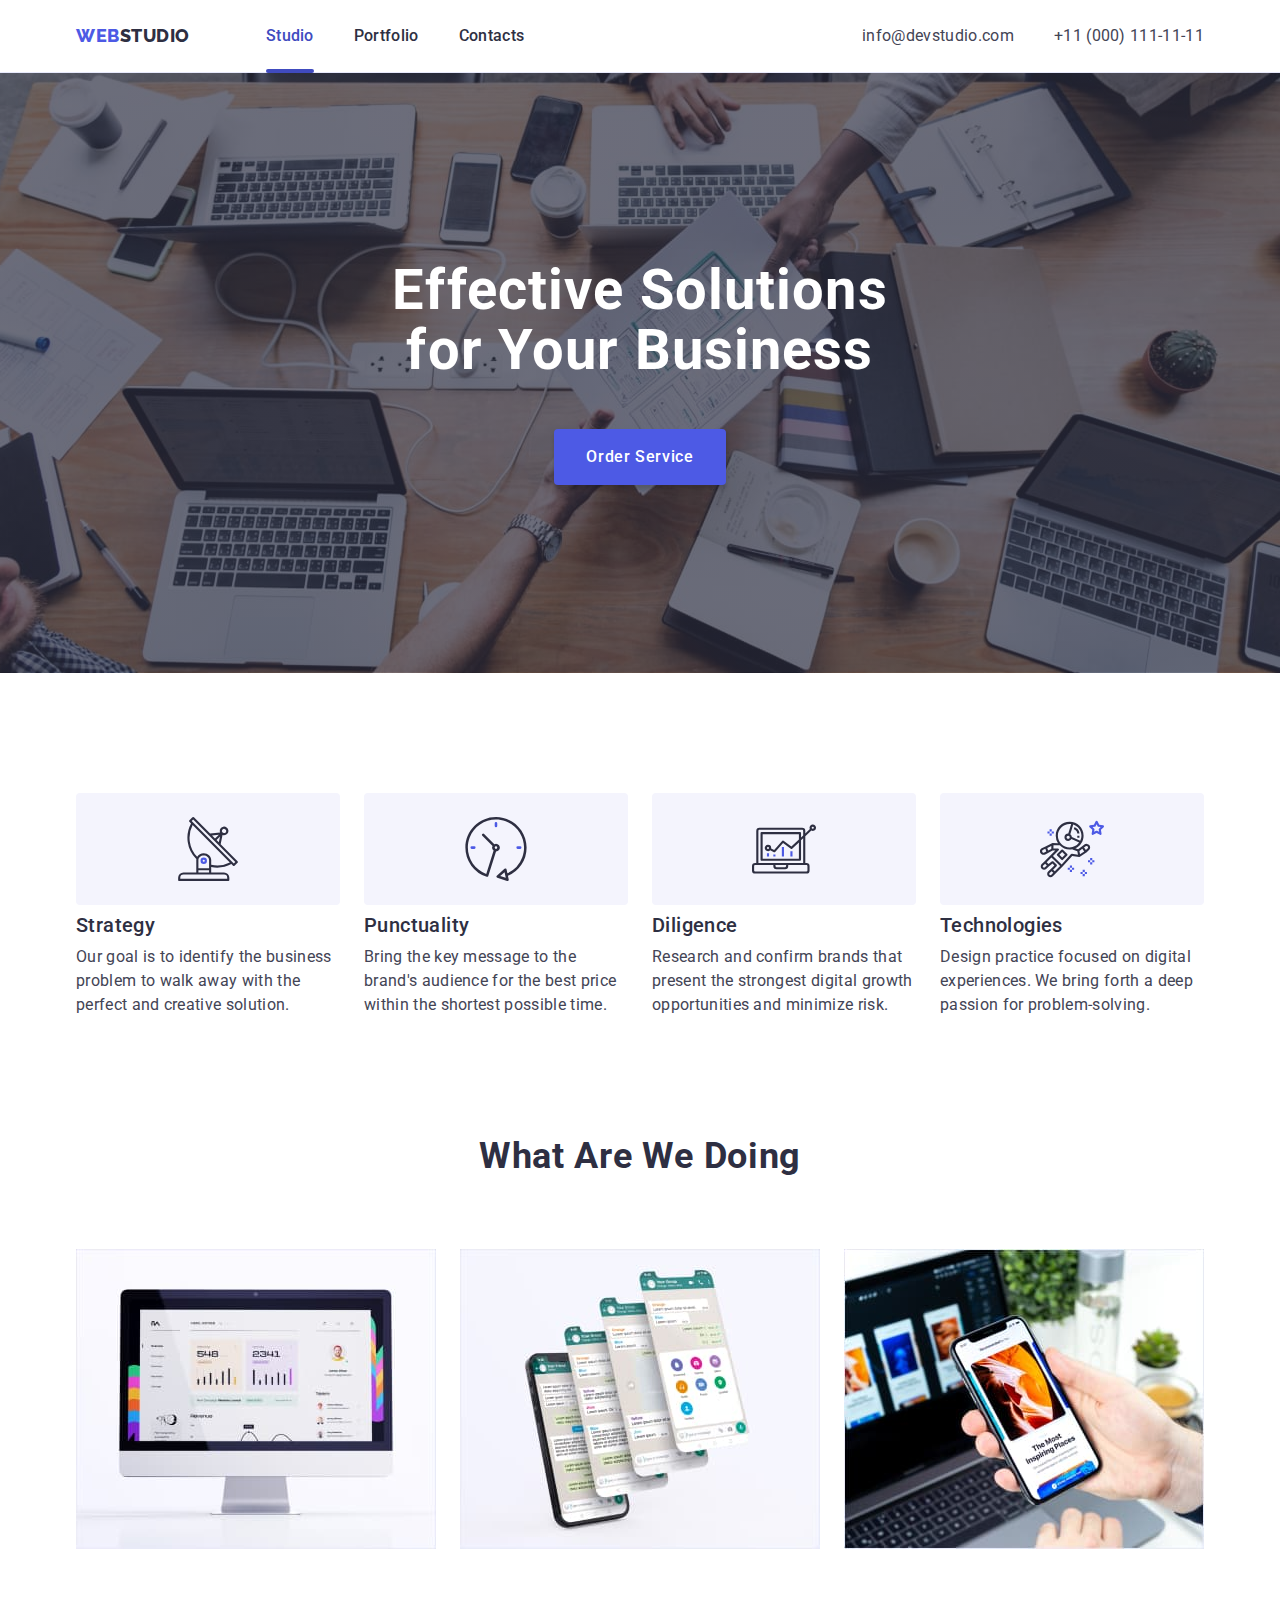
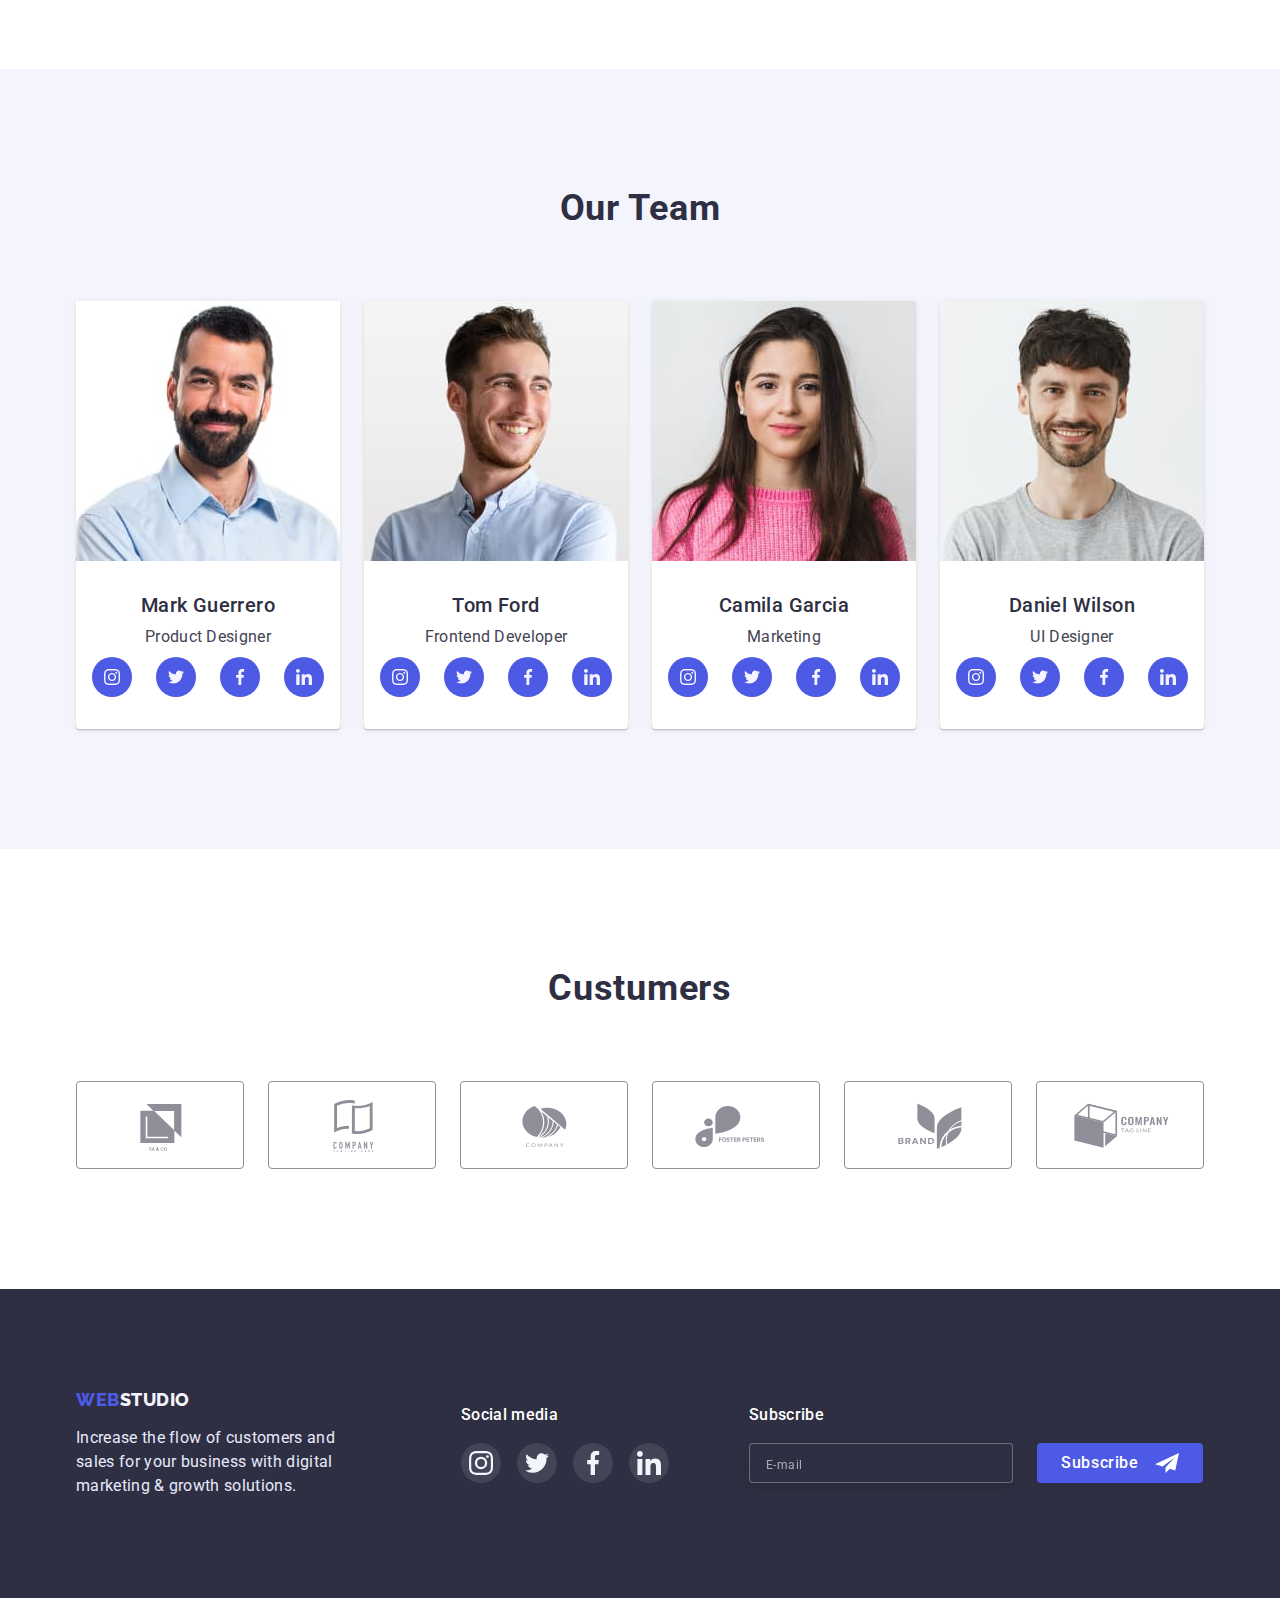
<file: index.html>
<!DOCTYPE html>
<html lang="en">
  <head>
    <meta charset="UTF-8" />
    <meta http-equiv="X-UA-Compatible" content="IE=edge" />
    <meta name="viewport" content="width=device-width, initial-scale=1.0" />
    <title>Web Studio</title>
    <link rel="preconnect" href="https://fonts.googleapis.com" />
    <link rel="preconnect" href="https://fonts.gstatic.com" crossorigin />
    <link
      href="https://fonts.googleapis.com/css2?family=Raleway:wght@800&family=Roboto:wght@400;500;700;900&display=swap"
      rel="stylesheet"
    />
    <link
      rel="stylesheet"
      href="https://cdn.jsdelivr.net/npm/modern-normalize@1.1.0/modern-normalize.min.css"
    />
    <link rel="stylesheet" href="./css/styles.css" />
  </head>
  <body>
    <header class="main-header">
      <div class="container page-header-container">
        <nav class="navigation">
          <a href="./index.html" class="logotype"
            ><span class="web">Web</span>Studio</a
          >
          <ul class="nav-list list">
            <li class="nav-item">
              <a href="./index.html" class="nav-link current current-index"
                >Studio</a
              >
            </li>
            <li class="nav-item">
              <a href="./portfolio.html" class="nav-link">Portfolio</a>
            </li>
            <li class="nav-item">
              <a href="#footer" class="nav-link">Contacts</a>
            </li>
          </ul>
        </nav>
        <address class="header-contacts">
          <ul class="header-contacts-list list">
            <li class="header-contacts-item">
              <a href="mailto:info@devstudio.com" class="contact-link"
                >info@devstudio.com</a
              >
            </li>
            <li class="header-contacts-item">
              <a href="tel:+110001111111" class="contact-link"
                >+11 (000) 111-11-11</a
              >
            </li>
          </ul>
        </address>
      </div>
    </header>
    <main class="studio-page">
      <section class="hero section">
        <div class="container">
          <h1 class="hero-title">Effective Solutions for Your Business</h1>
          <button type="button" class="studio-button" data-modal-open>
            Order Service
          </button>
        </div>
      </section>
      <section class="section-about section">
        <div class="container">
          <h2 class="visually-hidden">features</h2>
          <ul class="features-list list">
            <li class="features-list-item">
              <div class="about-icon-container">
                <svg class="about-icon" width="64" height="64">
                  <use href="./images/sprite.svg#icon-antenna"></use>
                </svg>
              </div>
              <h3 class="section-subtitle subtitle">Strategy</h3>
              <p class="section-text section-about-text">
                Our goal is to identify the business problem to walk away with
                the perfect and creative solution.
              </p>
            </li>
            <li class="features-list-item">
              <div class="about-icon-container">
                <svg class="about-icon" width="64" height="64">
                  <use href="./images/sprite.svg#icon-clock"></use>
                </svg>
              </div>
              <h3 class="section-subtitle subtitle">Punctuality</h3>
              <p class="section-text section-about-text">
                Bring the key message to the brand's audience for the best price
                within the shortest possible time.
              </p>
            </li>
            <li class="features-list-item">
              <div class="about-icon-container">
                <svg class="about-icon" width="64" height="64">
                  <use href="./images/sprite.svg#icon-diagram"></use>
                </svg>
              </div>
              <h3 class="section-subtitle subtitle">Diligence</h3>
              <p class="section-text section-about-text">
                Research and confirm brands that present the strongest digital
                growth opportunities and minimize risk.
              </p>
            </li>
            <li class="features-list-item">
              <div class="about-icon-container">
                <svg class="about-icon" width="64" height="64">
                  <use href="./images/sprite.svg#icon-astronaut"></use>
                </svg>
              </div>
              <h3 class="section-subtitle subtitle">Technologies</h3>
              <p class="section-text section-about-text">
                Design practice focused on digital experiences. We bring forth a
                deep passion for problem-solving.
              </p>
            </li>
          </ul>
        </div>
      </section>
      <section class="img-section">
        <div class="container">
          <h2 class="section-title title">What are we doing</h2>
          <ul class="img-list list">
            <li class="img-list-item">
              <img
                src="./images/img1.jpg"
                alt="functions"
                width="360"
                height="300"
              />
            </li>
            <li class="img-list-item">
              <img
                src="./images/img2.jpg"
                alt="functions"
                width="360"
                height="300"
              />
            </li>
            <li class="img-list-item">
              <img
                src="./images/img3.jpg"
                alt="functions"
                width="360"
                height="300"
              />
            </li>
          </ul>
        </div>
      </section>
      <section class="team section">
        <div class="container">
          <h2 class="section-title title">Our Team</h2>
          <ul class="team-list list">
            <li class="team-list-item">
              <img
                src="./images/team1.jpg"
                alt="team"
                width="264"
                height="260"
              />
              <div class="team-card-container">
                <h3 class="section-subtitle subtitle">Mark Guerrero</h3>
                <p class="section-text team-section-text">Product Designer</p>
                <ul class="team-sicial-list list">
                  <li class="team-social-list-item">
                    <a
                      class="team-social-list-link"
                      href="https://www.instagram.com/instagram/"
                      target="_blank"
                    >
                      <svg class="team-social-list-icon" width="16" height="16">
                        <use href="./images/sprite.svg#instagram"></use>
                      </svg>
                    </a>
                  </li>
                  <li class="team-social-list-item">
                    <a
                      class="team-social-list-link"
                      href="https://twitter.com/twitter?lang=uk"
                      target="_blank"
                    >
                      <svg class="team-social-list-icon" width="16" height="16">
                        <use href="./images/sprite.svg#twitter"></use>
                      </svg>
                    </a>
                  </li>
                  <li class="team-social-list-item">
                    <a
                      class="team-social-list-link"
                      href="https://www.facebook.com"
                      target="_blank"
                    >
                      <svg class="team-social-list-icon" width="16" height="16">
                        <use href="./images/sprite.svg#facebook"></use>
                      </svg>
                    </a>
                  </li>
                  <li class="team-social-list-item">
                    <a
                      class="team-social-list-link"
                      href="https://www.linkedin.com"
                      target="_blank"
                    >
                      <svg class="team-social-list-icon" width="16" height="16">
                        <use href="./images/sprite.svg#linkedin"></use>
                      </svg>
                    </a>
                  </li>
                </ul>
              </div>
            </li>
            <li class="team-list-item">
              <img
                src="./images/team2.jpg"
                alt="team"
                width="264"
                height="260"
              />
              <div class="team-card-container">
                <h3 class="section-subtitle subtitle">Tom Ford</h3>
                <p class="section-text team-section-text">Frontend Developer</p>
                <ul class="team-sicial-list list">
                  <li class="team-social-list-item">
                    <a
                      class="team-social-list-link"
                      href="https://www.instagram.com/instagram/"
                      target="_blank"
                    >
                      <svg class="team-social-list-icon" width="16" height="16">
                        <use href="./images/sprite.svg#instagram"></use>
                      </svg>
                    </a>
                  </li>
                  <li class="team-social-list-item">
                    <a
                      class="team-social-list-link"
                      href="https://twitter.com/twitter?lang=uk"
                      target="_blank"
                    >
                      <svg class="team-social-list-icon" width="16" height="16">
                        <use href="./images/sprite.svg#twitter"></use>
                      </svg>
                    </a>
                  </li>
                  <li class="team-social-list-item">
                    <a
                      class="team-social-list-link"
                      href="https://www.facebook.com"
                      target="_blank"
                    >
                      <svg class="team-social-list-icon" width="16" height="16">
                        <use href="./images/sprite.svg#facebook"></use>
                      </svg>
                    </a>
                  </li>
                  <li class="team-social-list-item">
                    <a
                      class="team-social-list-link"
                      href="https://www.linkedin.com"
                      target="_blank"
                    >
                      <svg class="team-social-list-icon" width="16" height="16">
                        <use href="./images/sprite.svg#linkedin"></use>
                      </svg>
                    </a>
                  </li>
                </ul>
              </div>
            </li>
            <li class="team-list-item">
              <img
                src="./images/team3.jpg"
                alt="team"
                width="264"
                height="260"
              />
              <div class="team-card-container">
                <h3 class="section-subtitle subtitle">Camila Garcia</h3>
                <p class="section-text team-section-text">Marketing</p>
                <ul class="team-sicial-list list">
                  <li class="team-social-list-item">
                    <a
                      class="team-social-list-link"
                      href="https://www.instagram.com/instagram/"
                      target="_blank"
                    >
                      <svg class="team-social-list-icon" width="16" height="16">
                        <use href="./images/sprite.svg#instagram"></use>
                      </svg>
                    </a>
                  </li>
                  <li class="team-social-list-item">
                    <a
                      class="team-social-list-link"
                      href="https://twitter.com/twitter?lang=uk"
                      target="_blank"
                    >
                      <svg class="team-social-list-icon" width="16" height="16">
                        <use href="./images/sprite.svg#twitter"></use>
                      </svg>
                    </a>
                  </li>
                  <li class="team-social-list-item">
                    <a
                      class="team-social-list-link"
                      href="https://www.facebook.com"
                      target="_blank"
                    >
                      <svg class="team-social-list-icon" width="16" height="16">
                        <use href="./images/sprite.svg#facebook"></use>
                      </svg>
                    </a>
                  </li>
                  <li class="team-social-list-item">
                    <a
                      class="team-social-list-link"
                      href="https://www.linkedin.com"
                      target="_blank"
                    >
                      <svg class="team-social-list-icon" width="16" height="16">
                        <use href="./images/sprite.svg#linkedin"></use>
                      </svg>
                    </a>
                  </li>
                </ul>
              </div>
            </li>
            <li class="team-list-item">
              <img
                src="./images/team4.jpg"
                alt="team"
                width="264"
                height="260"
              />
              <div class="team-card-container">
                <h3 class="section-subtitle subtitle">Daniel Wilson</h3>
                <p class="section-text team-section-text">UI Designer</p>
                <ul class="team-sicial-list list">
                  <li class="team-social-list-item">
                    <a
                      class="team-social-list-link"
                      href="https://www.instagram.com/instagram/"
                      target="_blank"
                    >
                      <svg class="team-social-list-icon" width="16" height="16">
                        <use href="./images/sprite.svg#instagram"></use>
                      </svg>
                    </a>
                  </li>
                  <li class="team-social-list-item">
                    <a
                      class="team-social-list-link"
                      href="https://twitter.com/twitter?lang=uk"
                      target="_blank"
                    >
                      <svg class="team-social-list-icon" width="16" height="16">
                        <use href="./images/sprite.svg#twitter"></use>
                      </svg>
                    </a>
                  </li>
                  <li class="team-social-list-item">
                    <a
                      class="team-social-list-link"
                      href="https://www.facebook.com"
                      target="_blank"
                    >
                      <svg class="team-social-list-icon" width="16" height="16">
                        <use href="./images/sprite.svg#facebook"></use>
                      </svg>
                    </a>
                  </li>
                  <li class="team-social-list-item">
                    <a
                      class="team-social-list-link"
                      href="https://www.linkedin.com"
                      target="_blank"
                    >
                      <svg class="team-social-list-icon" width="16" height="16">
                        <use href="./images/sprite.svg#linkedin"></use>
                      </svg>
                    </a>
                  </li>
                </ul>
              </div>
            </li>
          </ul>
        </div>
      </section>
      <section class="section-customers section">
        <div class="container">
          <h2 class="section-title title">Custumers</h2>
          <ul class="customers-list list">
            <li class="customers-list-item">
              <a href="" class="customers-list-link">
                <svg class="customer-list-icon" width="104" height="56">
                  <use href="./images/sprite.svg#icon-logo"></use>
                </svg>
              </a>
            </li>
            <li class="customers-list-item">
              <a href="" class="customers-list-link">
                <svg class="customer-list-icon" width="104" height="56">
                  <use href="./images/sprite.svg#icon-logo-1"></use>
                </svg>
              </a>
            </li>
            <li class="customers-list-item">
              <a href="" class="customers-list-link">
                <svg class="customer-list-icon" width="104" height="56">
                  <use href="./images/sprite.svg#icon-logo-2"></use>
                </svg>
              </a>
            </li>
            <li class="customers-list-item">
              <a href="" class="customers-list-link">
                <svg class="customer-list-icon" width="104" height="56">
                  <use href="./images/sprite.svg#icon-logo-3"></use>
                </svg>
              </a>
            </li>
            <li class="customers-list-item">
              <a href="" class="customers-list-link">
                <svg class="customer-list-icon" width="104" height="56">
                  <use href="./images/sprite.svg#icon-logo-4"></use>
                </svg>
              </a>
            </li>
            <li class="customers-list-item">
              <a href="" class="customers-list-link">
                <svg class="customer-list-icon" width="104" height="56">
                  <use href="./images/sprite.svg#icon-logo-5"></use>
                </svg>
              </a>
            </li>
          </ul>
        </div>
      </section>
    </main>
    <footer class="footer" id="footer">
      <div class="container footer-container">
        <div class="footer-text-container">
          <a href="./index.html" class="logotype-footer"
            ><span class="web">Web</span>Studio</a
          >
          <p class="footer-info">
            Increase the flow of customers and sales for your business with
            digital marketing & growth solutions.
          </p>
        </div>
        <div class="footer-social-list-container">
          <h3 class="footer-social-list-suptitle">Social media</h3>
          <ul class="footer-social-list list">
            <li class="footer-social-list-item">
              <a
                href="https://www.instagram.com/instagram/"
                class="footer-social-list-link"
                target="_blank"
              >
                <svg class="footer-social-list-icon" width="24" height="24">
                  <use href="./images/sprite.svg#instagram"></use>
                </svg>
              </a>
            </li>
            <li class="footer-social-list-item">
              <a
                href="https://twitter.com/twitter?lang=uk"
                class="footer-social-list-link"
                target="_blank"
              >
                <svg class="footer-social-list-icon" width="24" height="24">
                  <use href="./images/sprite.svg#twitter"></use>
                </svg>
              </a>
            </li>
            <li class="footer-social-list-item">
              <a
                href="https://www.facebook.com"
                class="footer-social-list-link"
                target="_blank"
              >
                <svg class="footer-social-list-icon" width="24" height="24">
                  <use href="./images/sprite.svg#facebook"></use>
                </svg>
              </a>
            </li>
            <li class="footer-social-list-item">
              <a
                href="https://www.linkedin.com"
                class="footer-social-list-link"
                target="_blank"
              >
                <svg class="footer-social-list-icon" width="24" height="24">
                  <use href="./images/sprite.svg#linkedin"></use>
                </svg>
              </a>
            </li>
          </ul>
        </div>
        <div class="subscribe-form-wrapper">
          <p class="subscribe-form-title">Subscribe</p>
          <form class="subscribe-form">
            <label>
              <input
                type="email"
                name="user_email_for_subscribe"
                required
                class="subscribe-form-input"
                placeholder="E-mail"
              />
            </label>
            <div class="subscribe-btn-wrapper">
              <button type="submit" class="subscribe-btn">Subscribe</button>
              <svg class="subscribe-btn-icon" width="24" height="24">
                <use href="./images/sprite.svg#icon-subscribe"></use>
              </svg>
            </div>
          </form>
        </div>
      </div>
    </footer>
    <div class="backdrop is-hidden" data-modal>
      <div class="modal">
        <button type="button" class="modal-close-btn" data-modal-close>
          <svg class="modal-close-btn-svg" width="8" height="8">
            <use href="./images/sprite.svg#icon-modal-cls-btn"></use>
          </svg>
        </button>
        <p class="modal-main-text">
          Leave your contacts and we will call you back
        </p>
        <form class="modal-form">
          <label class="modal-form-field">
            <span class="modal-form-input-desc">Name</span>
            <span class="modal-form-input-wrapper">
              <input
                name="user_name"
                type="text"
                class="modal-form-input"
                pattern="[a-zA-zа-яА-ЯіІїЇ]+"
                required
                minlength="2"
              />
              <svg class="modal-form-input-icon" width="18" height="24">
                <use href="./images/sprite.svg#icon-name"></use>
              </svg>
            </span>
          </label>
          <label class="modal-form-field">
            <span class="modal-form-input-desc">Phone</span>
            <span class="modal-form-input-wrapper">
              <input
                name="user_phone"
                type="tel"
                class="modal-form-input"
                required
              />
              <svg class="modal-form-input-icon" width="18" height="24">
                <use href="./images/sprite.svg#icon-phone"></use>
              </svg>
            </span>
          </label>
          <label class="modal-form-field">
            <span class="modal-form-input-desc">Email</span>
            <span class="modal-form-input-wrapper">
              <input
                name="user_email"
                type="email"
                class="modal-form-input"
                required
              />
              <svg class="modal-form-input-icon" width="18" height="24">
                <use href="./images/sprite.svg#icon-email"></use>
              </svg>
            </span>
          </label>
          <label class="modal-form-field">
            <span class="modal-form-input-desc">Comment</span>
            <textarea
              class="modal-form-message modal-form-message-mb"
              name="user_massage"
              placeholder="Text input"
            ></textarea>
          </label>
          <input
            id="user-policy"
            type="checkbox"
            name="user_policy"
            class="modal-form-check visually-hidden"
          />
          <label for="user-policy" class="modal-form-check-desc"
            >I accept the terms and conditions of the&nbsp;<a
              class="policy-link"
              href=""
              >Privacy Policy</a
            ></label
          >
          <button type="submit" class="modal-form-sumbit-btn">Send</button>
        </form>
      </div>
    </div>
    <script src="./js/modal.js"></script>
  </body>
</html>
</file>
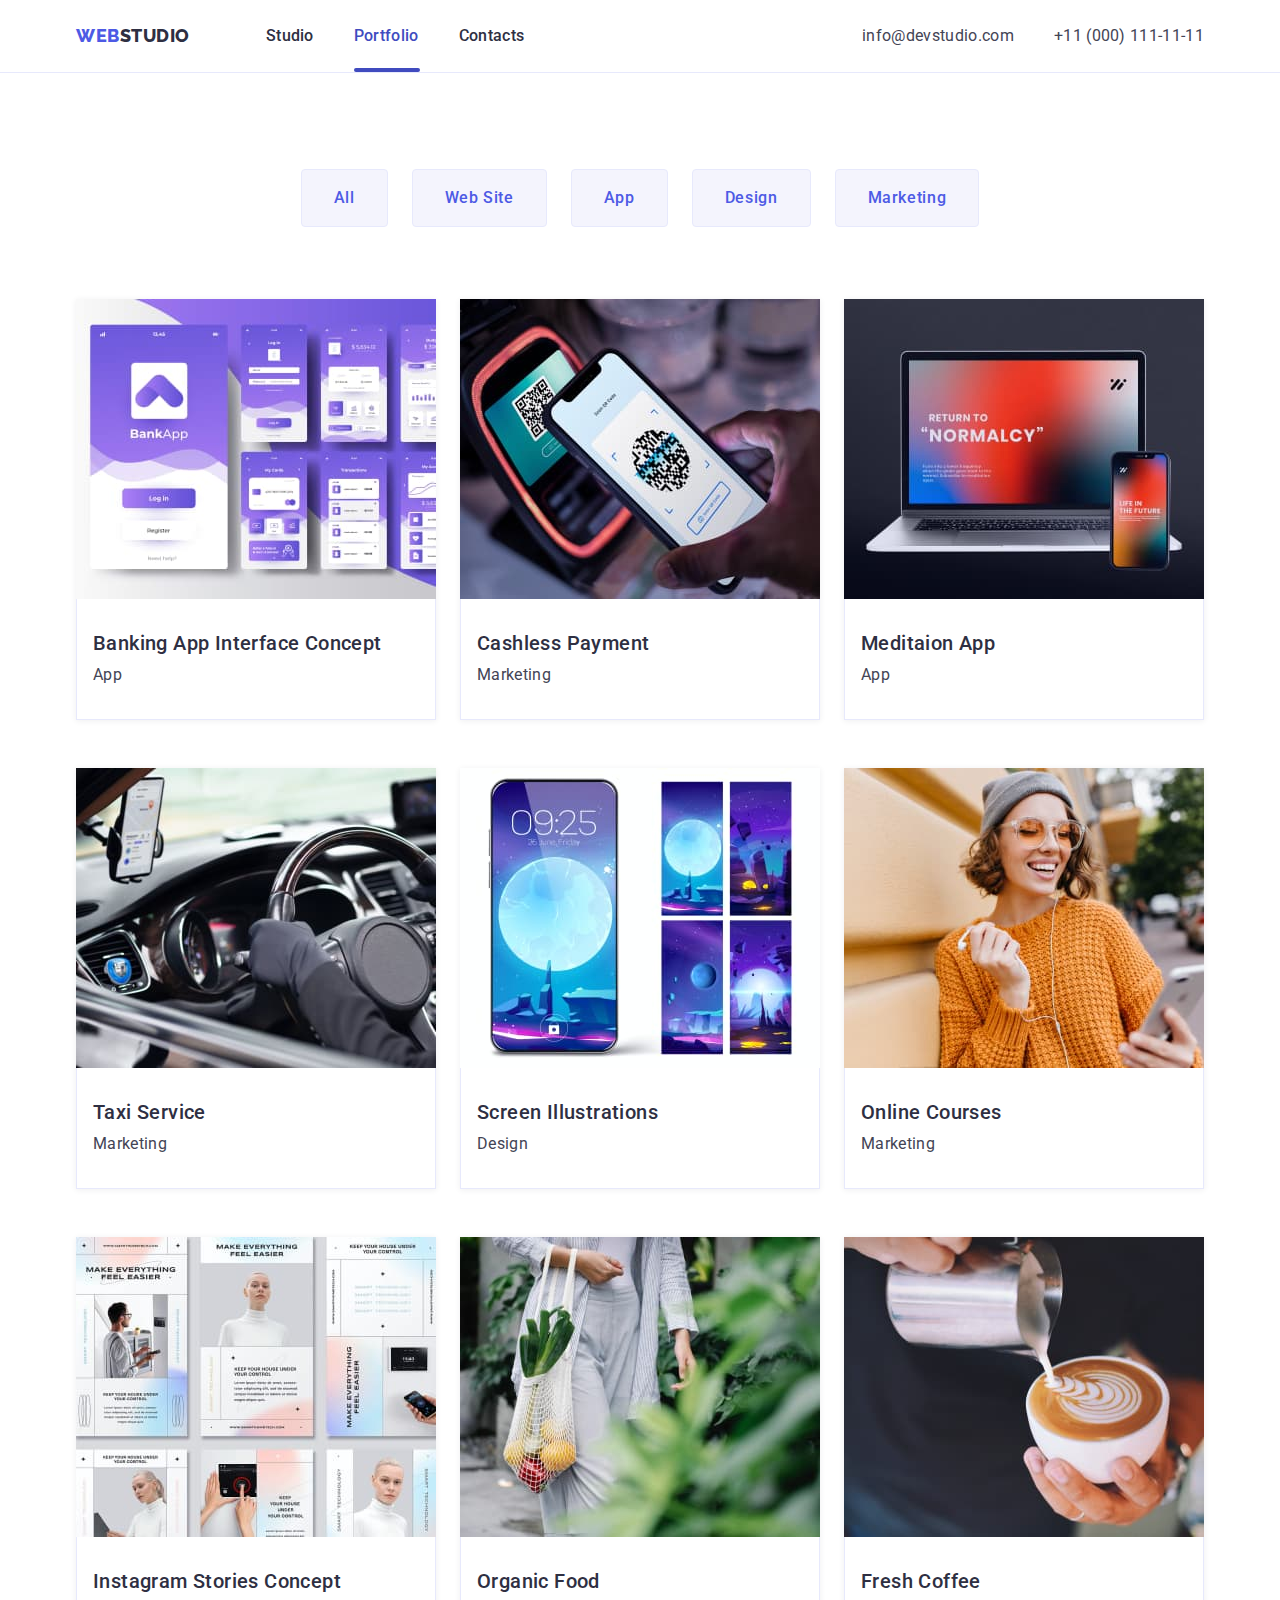
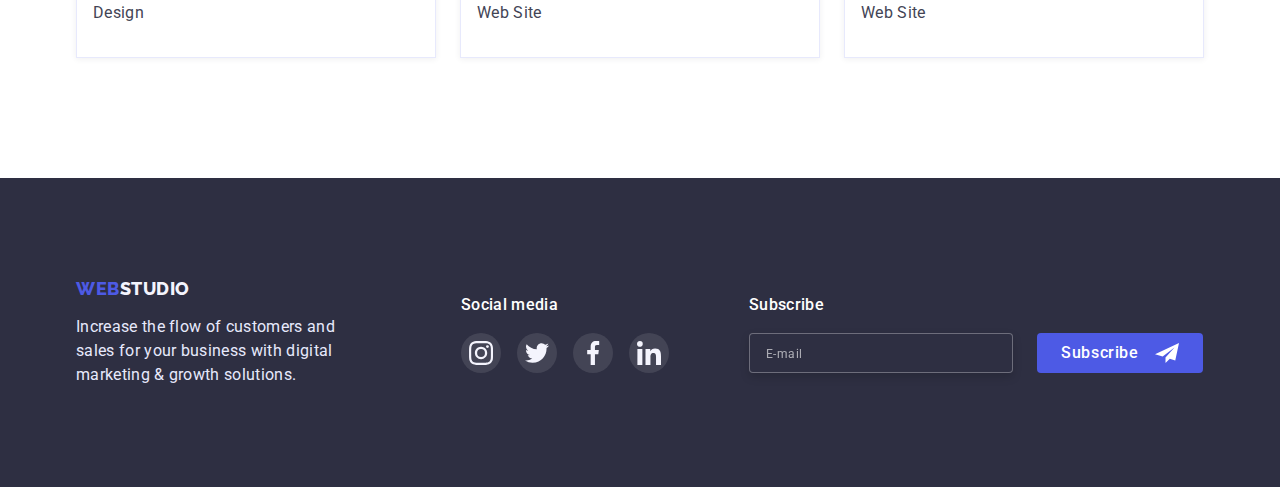
<file: portfolio.html>
<!DOCTYPE html>
<html lang="en">
  <head>
    <meta charset="UTF-8" />
    <meta http-equiv="X-UA-Compatible" content="IE=edge" />
    <meta name="viewport" content="width=device-width, initial-scale=1.0" />
    <title>Web Studio</title>
    <link rel="preconnect" href="https://fonts.googleapis.com" />
    <link rel="preconnect" href="https://fonts.gstatic.com" crossorigin />
    <link
      href="https://fonts.googleapis.com/css2?family=Raleway:wght@800&family=Roboto:wght@400;500;700;900&display=swap"
      rel="stylesheet"
    />
<link rel="stylesheet" href="https://cdn.jsdelivr.net/npm/modern-normalize@1.1.0/modern-normalize.min.css">
    <link rel="stylesheet" href="./css/styles.css" />
  </head>
  <body>
    <header class="main-header">
      <div class="container page-header-container">
        <nav class="navigation">
          <a href="./index.html" class="logotype"
            ><span class="web">Web</span>Studio</a
          >
          <ul class="nav-list list">
            <li class="nav-item">
              <a href="./index.html" class="nav-link">Studio</a>
            </li>
            <li class="nav-item">
              <a href="./portfolio.html" class="nav-link current current-portfolio">Portfolio</a>
            </li>
            <li class="nav-item">
              <a href="#footer" class="nav-link">Contacts</a>
            </li>
          </ul>
        </nav>
        <address class="header-contacts">
          <ul class="header-contacts-list list">
            <li class="header-contacts-item">
              <a href="mailto:info@devstudio.com" class="contact-link"
                >info@devstudio.com</a
              >
            </li>
            <li class="header-contacts-item">
              <a href="tel:+110001111111" class="contact-link"
                >+11 (000) 111-11-11</a
              >
            </li>
          </ul>
        </address>
      </div>
    </header>
    <main class="portfolio-main">
      <section class="portfolio section">
        <div class="container">
        <h1 class="visually-hidden">All types of our projects</h1>
        <ul class="portfolio-nav-list list">
          <li class="portfolio-nav-item">
            <button class="filter-button" type="button">All</button>
          </li>
          <li class="portfolio-nav-item">
            <button class="filter-button" type="button">Web Site</button>
          </li>
          <li class="portfolio-nav-item">
            <button class="filter-button" type="button">App</button>
          </li>
          <li class="portfolio-nav-item">
            <button class="filter-button" type="button">Design</button>
          </li>
          <li class="portfolio-nav-item">
            <button class="filter-button" type="button">Marketing</button>
          </li>
        </ul>
        <ul class="projects-list list">
          <li class="projects-list-item">
            <a class="projects-list-link" href="">
              <div class="projects-list-img-wrapper">
                <img
                  src="./images/bankapp.jpg"
                  alt="Banking App"
                />
                <p class="overlay">
                  14 Stylish and User-Friendly App Design Concepts · Task Manager App · Calorie Tracker App · Exotic Fruit Ecommerce App · Cloud Storage App
                </p>
              </div>
            <div class="portfolio-card-container">
            <h2 class="section-subtitle subtitle">Banking App Interface Concept</h3>
            <p class="section-text">App</p>
            </div>
            </a>
          </li>
          <li class="projects-list-item">
            <a class="projects-list-link" href="">
              <div class="projects-list-img-wrapper">
                <img
                  src="./images/cashmarketing.jpg"
                  alt="Cashless Payment"
                />
                <p class="overlay">
                  14 Stylish and User-Friendly App Design Concepts · Task Manager App · Calorie Tracker App · Exotic Fruit Ecommerce App · Cloud Storage App
                </p>
              </div>
            <div class="portfolio-card-container">
            <h2 class="section-subtitle subtitle">Cashless Payment</h3>
            <p class="section-text">Marketing</p>
            </div>
            </a>
          </li>
          <li class="projects-list-item">
            <a class="projects-list-link" href="">
              <div class="projects-list-img-wrapper">
                <img
                  src="./images/mediapp.jpg"
                  alt="Meditaion App"
                />
                <p class="overlay">
                  14 Stylish and User-Friendly App Design Concepts · Task Manager App · Calorie Tracker App · Exotic Fruit Ecommerce App · Cloud Storage App
                </p>
              </div>
            <div class="portfolio-card-container">
            <h2 class="section-subtitle subtitle">Meditaion App</h3>
            <p class="section-text">App</p>
            </div>
            </a>
          </li>
          <li class="projects-list-item">
            <a class="projects-list-link" href="">
              <div class="projects-list-img-wrapper">
                <img
                  src="./images/taxserv.jpg"
                  alt="Taxi Service"
                />
                <p class="overlay">
                  14 Stylish and User-Friendly App Design Concepts · Task Manager App · Calorie Tracker App · Exotic Fruit Ecommerce App · Cloud Storage App
                </p>
              </div>
            <div class="portfolio-card-container">
            <h2 class="section-subtitle subtitle">Taxi Service</h3>
            <p class="section-text">Marketing</p>
            </div>
            </a>
          </li>
          <li class="projects-list-item">
            <a class="projects-list-link" href="">
              <div class="projects-list-img-wrapper">
                <img
                  src="./images/scrillust.jpg"
                  alt="Screen Illustrations"
                />
                <p class="overlay">
                  14 Stylish and User-Friendly App Design Concepts · Task Manager App · Calorie Tracker App · Exotic Fruit Ecommerce App · Cloud Storage App
                </p>
              </div>
            <div class="portfolio-card-container">
            <h2 class="section-subtitle subtitle">Screen Illustrations</h3>
            <p class="section-text">Design</p>
            </div>
            </a>
          </li>
          <li class="projects-list-item">
            <a class="projects-list-link" href="">
              <div class="projects-list-img-wrapper">
                <img
                  src="./images/onlcours.jpg"
                  alt="Online Courses"
                />
                <p class="overlay">
                  14 Stylish and User-Friendly App Design Concepts · Task Manager App · Calorie Tracker App · Exotic Fruit Ecommerce App · Cloud Storage App
                </p>
              </div>
            <div class="portfolio-card-container">
            <h2 class="section-subtitle subtitle">Online Courses</h3>
            <p class="section-text">Marketing</p>
            </div>
            </a>
          </li>
          <li class="projects-list-item">
            <a class="projects-list-link" href="">
              <div class="projects-list-img-wrapper">
                <img
                  src="./images/inststconc.jpg"
                  alt="Instagram Stories Concept"
                />
                <p class="overlay">
                  14 Stylish and User-Friendly App Design Concepts · Task Manager App · Calorie Tracker App · Exotic Fruit Ecommerce App · Cloud Storage App
                </p>
              </div>
            <div class="portfolio-card-container">
            <h2 class="section-subtitle subtitle">Instagram Stories Concept</h3>
            <p class="section-text">Design</p>
            </div>
            </a>
          </li>
          <li class="projects-list-item">
            <a class="projects-list-link" href="">
              <div class="projects-list-img-wrapper">
                <img
                  src="./images/orgfoodsite.jpg"
                  alt="Organic Food"
                />
                <p class="overlay">
                  14 Stylish and User-Friendly App Design Concepts · Task Manager App · Calorie Tracker App · Exotic Fruit Ecommerce App · Cloud Storage App
                </p>
              </div>
            <div class="portfolio-card-container">
            <h2 class="section-subtitle subtitle">Organic Food</h3>
            <p class="section-text">Web Site</p>
            </div>
            </a>
          </li>
          <li class="projects-list-item">
            <a class="projects-list-link" href="">
              <div class="projects-list-img-wrapper">
                <img
                  src="./images/coffesite.jpg"
                  alt="Fresh Coffee Site"
                />
                <p class="overlay">
                  14 Stylish and User-Friendly App Design Concepts · Task Manager App · Calorie Tracker App · Exotic Fruit Ecommerce App · Cloud Storage App
                </p>
              </div>
            <div class="portfolio-card-container">
            <h2 class="section-subtitle subtitle">Fresh Coffee</h3>
            <p class="section-text">Web Site</p>
            </div>
            </a>
          </li>
        </ul>
        </div>
      </section>
    </main>
<footer class="footer" id="footer">
      <div class="container footer-container">
        <div class="footer-text-container">
          <a href="./index.html" class="logotype-footer"
            ><span class="web">Web</span>Studio</a
          >
          <p class="footer-info">
            Increase the flow of customers and sales for your business with
            digital marketing & growth solutions.
          </p>
        </div>
        <div class="footer-social-list-container">
          <h3 class="footer-social-list-suptitle">Social media</h3>
          <ul class="footer-social-list list">
            <li class="footer-social-list-item">
              <a href="https://www.instagram.com/instagram/" class="footer-social-list-link" target="_blank">
                <svg class="footer-social-list-icon" width="24" height="24">
                  <use href="./images/sprite.svg#instagram"></use>
                </svg>
              </a>
            </li>
            <li class="footer-social-list-item">
              <a href="https://twitter.com/twitter?lang=uk" class="footer-social-list-link" target="_blank">
                <svg class="footer-social-list-icon" width="24" height="24">
                  <use href="./images/sprite.svg#twitter"></use>
                </svg>
              </a>
            </li>
            <li class="footer-social-list-item">
              <a href="https://www.facebook.com" class="footer-social-list-link" target="_blank">
                <svg class="footer-social-list-icon" width="24" height="24">
                  <use href="./images/sprite.svg#facebook"></use>
                </svg>
              </a>
            </li>
            <li class="footer-social-list-item">
              <a href="https://www.linkedin.com" class="footer-social-list-link" target="_blank">
                <svg class="footer-social-list-icon" width="24" height="24">
                  <use href="./images/sprite.svg#linkedin"></use>
                </svg>
              </a>
            </li>
          </ul>
        </div>
        <div class="subscribe-form-wrapper">
        <p class="subscribe-form-title">Subscribe</p>
        <form class="subscribe-form">
          <label>
          <input
            type="email" 
            name="user_email_for_subscribe" 
            required 
            class="subscribe-form-input" 
            placeholder="E-mail">
            </label>
            <div class="subscribe-btn-wrapper">
            <button type="submit" class="subscribe-btn">Subscribe</button>
          <svg class="subscribe-btn-icon" width="24" height="24">
            <use href="./images/sprite.svg#icon-subscribe"></use>
          </svg>
          </div>
          </form>
          </div>
      </div>
    </footer>
  </body>
</html>
</file>
<file: css/styles.css>
:root {
  --main-color: #2e2f42;
  --text-color: #434455;
  --white-color: #ffffff;
  --accent-color: #4d5ae5;
  --transform-dir-and-func: 250ms cubic-bezier(0.4, 0, 0.2, 1);
}
body {
  font-family: "Roboto", sans-serif;
  background-color: var(--white-color);
  font-size: 16px;
}
.list {
  list-style: none;
}
a {
  text-decoration: none;
}
h1,
h2,
h3,
h4,
p {
  margin-top: 0;
  margin-bottom: 0;
}
ul {
  margin-top: 0;
  margin-bottom: 0;
  padding-left: 0;
}
img {
  display: block;
}
.container {
  max-width: 1158px;
  margin-right: auto;
  margin-left: auto;
  padding-right: 15px;
  padding-left: 15px;
}
.section {
  padding-top: 120px;
  padding-bottom: 120px;
}
.pb {
  padding-bottom: 120px;
}
.subtitle {
  margin-bottom: 8px;
}
.title {
  margin-bottom: 72px;
}
.visually-hidden {
  position: absolute;
  white-space: nowrap;
  width: 1px;
  height: 1px;
  overflow: hidden;
  border: 0;
  padding: 0;
  clip: rect(0 0 0 0);
  clip-path: inset(50%);
  margin: -1px;
}
/* ================== COMPONENTS ================== */
.web {
  color: var(--accent-color);
}
.logotype {
  font-family: "Raleway";
  font-weight: 800;
  font-size: 18px;
  line-height: 1.33;
  letter-spacing: 0.03em;
  text-transform: uppercase;
  color: var(--main-color);
  margin-right: 76px;
}
.logotype-footer {
  font-family: "Raleway";
  font-weight: 800;
  font-size: 18px;
  line-height: 1.17;
  letter-spacing: 0.03em;
  text-transform: uppercase;
  color: #f4f4fd;
  display: block;
  margin-bottom: 16px;
}
.section-subtitle {
  font-weight: 500;
  font-size: 20px;
  line-height: 1.2;
  letter-spacing: 0.02em;
  color: var(--main-color);
}
.section-text {
  line-height: 1.5;
  letter-spacing: 0.02em;
  color: var(--text-color);
}
.section-title {
  font-size: 36px;
  line-height: 1.11;
  text-align: center;
  letter-spacing: 0.02em;
  text-transform: capitalize;
  color: var(--main-color);
}
.current {
  font-weight: 500;
  line-height: 1.5;
  letter-spacing: 0.02em;
  color: #404bbf;
}
/* ================== /COMPONENTS ================== */

/* ==================HEADER================== */
.page-header-container {
  display: flex;
  align-items: center;
}
.navigation {
  display: flex;
  align-items: center;
  margin-right: auto;
}
.nav-list {
  display: flex;
  align-items: center;
}
.header-contacts-list {
  display: flex;
  align-items: center;
}
.nav-item:not(:last-child) {
  margin-right: 40px;
}
.header-contacts-item:not(:last-child) {
  margin-right: 40px;
}
.main-header {
  border-bottom: 1px solid #e7e9fc;
}
.nav-link {
  position: relative;
  display: block;
  font-weight: 500;
  line-height: 1.5;
  letter-spacing: 0.02em;
  color: var(--main-color);
  transition: color var(--transform-dir-and-func);
  padding-top: 24px;
  padding-bottom: 24px;
}

.nav-link:hover,
.nav-link:focus {
  color: #404bbf;
}
.current {
  font-weight: 500;
  line-height: 1.5;
  letter-spacing: 0.02em;
  color: #404bbf;
}
.current-portfolio::after {
  content: "";
  position: absolute;
  left: 0;
  bottom: 0;
  width: 66px;
  height: 4px;
  background-color: #404bbf;
  border-radius: 2px;
}
.current-index::after {
  content: "";
  position: absolute;
  left: 0;
  bottom: -1px;
  width: 48px;
  height: 4px;
  background-color: #404bbf;
  border-radius: 2px;
}
.contact-link {
  font-style: normal;
  line-height: 1.5;
  letter-spacing: 0.02em;
  color: var(--text-color);
  transition: color var(--transform-dir-and-func);
}
.contact-link:hover,
.contact-link:focus {
  color: #404bbf;
}
/* ================== /HEADER ================== */
/* ================== HERO ==================== */
.hero {
  background: var(--main-color);
  padding-top: 188px;
  padding-bottom: 188px;
  text-align: center;
  background-image: linear-gradient(
      rgba(46, 47, 66, 0.7),
      rgba(46, 47, 66, 0.7)
    ),
    url("../images/bg.jpg");
  background-repeat: no-repeat;
  background-position: center center;
  background-size: cover;
  max-width: 1440px;
  margin: 0 auto;
}
.hero-title {
  font-size: 56px;
  line-height: 1.07;
  text-align: center;
  letter-spacing: 0.02em;
  color: var(--white-color);
  max-width: 500px;
  margin-bottom: 48px;
  margin-right: auto;
  margin-left: auto;
}
.studio-button {
  font-weight: 500;
  font-size: 16px;
  line-height: 1.5;
  letter-spacing: 0.04em;
  color: #ffffff;
  background: var(--accent-color);
  cursor: pointer;
  box-shadow: 0px 4px 4px rgba(0, 0, 0, 0.15);
  border-radius: 4px;
  padding: 16px 32px;
  border: none;
  transition: background-color var(--transform-dir-and-func);
}
.studio-button:hover,
.studio-button:focus {
  background-color: #404bbf;
}
/* ================== /HERO ==================== */
/* ================== SECTION-ABOUT ==================== */
.features-list {
  display: flex;
}
.features-list-item:not(:last-child) {
  margin-right: 24px;
}
.section-about-text {
  max-width: 265px;
}
.about-icon-container {
  display: flex;
  justify-content: center;
  align-items: center;
  width: 264px;
  height: 112px;
  background: #f4f4fd;
  border-radius: 4px;
  margin-bottom: 8px;
}
/* ================== /SECTION-ABOUT ==================== */
/* ================== IMG-SECTION ==================== */
.img-section {
  padding-bottom: 120px;
}
.img-list {
  display: flex;
  justify-content: space-between;
}
/* ================== /IMG-SECTION ==================== */
/* ================== TEAM ==================== */
.team-list {
  display: flex;
  flex-wrap: wrap;
  gap: 24px;
}
.team {
  background: #f4f4fd;
}
.team-list-item {
  background: var(--white-color);
  box-shadow: 0px 1px 6px rgba(46, 47, 66, 0.08),
    0px 1px 1px rgba(46, 47, 66, 0.16), 0px 2px 1px rgba(46, 47, 66, 0.08);
  border-radius: 0px 0px 4px 4px;
}
.team-card-container {
  padding: 32px 0;
  text-align: center;
}
.team-section-text {
  margin-bottom: 8px;
}
.team-sicial-list {
  display: flex;
  justify-content: center;
  column-gap: 24px;
}
.team-social-list-link {
  display: flex;
  justify-content: center;
  align-items: center;
  width: 40px;
  height: 40px;
  border-radius: 50%;
  background-color: #4d5ae5;
  transition: background-color var(--transform-dir-and-func);
}
.team-social-list-link:hover,
.team-social-list-link:focus {
  background-color: #404bbf;
}
/* ================== /TEAM ==================== */
/* ================== CUSTOMERS ==================== */
.customers-list {
  display: flex;
  justify-content: center;
  column-gap: 24px;
}
.customers-list-item {
  width: 168px;
}
.customers-list-link {
  display: flex;
  justify-content: center;
  align-items: center;
  border: 1px solid #8e8f99;
  border-radius: 4px;
  width: 100%;
  height: 88px;
  fill: #8e8f99;
  transition: border var(--transform-dir-and-func),
    fill var(--transform-dir-and-func);
}
.customers-list-link:hover,
.customers-list-link:focus {
  border: 1px solid #404bbf;
  fill: #404bbf;
}
/* ================== /CUSTOMERS ==================== */
/* ================== FOOTER ==================== */
.footer {
  background: var(--main-color);
  padding: 100px 0;
}
.footer-container {
  display: flex;
  align-items: center;
}
.footer-text-container {
  margin-right: 120px;
}
.footer-social-list-container {
  margin-right: 80px;
}
.footer-info {
  line-height: 1.5;
  letter-spacing: 0.02em;
  color: #e7e9fc;
  max-width: 265px;
}
.footer-social-list {
  display: flex;
  column-gap: 16px;
}
.footer-social-list-link {
  display: flex;
  justify-content: center;
  align-items: center;
  width: 40px;
  height: 40px;
  border-radius: 50%;
  background-color: rgba(255, 255, 255, 0.1);
  transition: background-color var(--transform-dir-and-func);
}
.footer-social-list-link:hover,
.footer-social-list-link:focus {
  background-color: #31d0aa;
}
.footer-social-list-suptitle {
  font-weight: 500;
  font-size: 16px;
  line-height: 1.5;
  letter-spacing: 0.02em;
  color: var(--white-color);
  margin-bottom: 16px;
}
.subscribe-form-title {
  font-weight: 500;
  font-size: 16px;
  line-height: 1.5;
  letter-spacing: 0.02em;
  color: #ffffff;
  margin-bottom: 16px;
}
.subscribe-form {
  display: flex;
}
.subscribe-form-input {
  width: 264px;
  height: 40px;
  padding: 8px 16px;
  border: 1px solid rgba(255, 255, 255, 0.3);
  filter: drop-shadow(0px 4px 4px rgba(0, 0, 0, 0.15));
  border-radius: 4px;
  background-color: #2e2f42;
  margin-right: 24px;
  color: var(--white-color);
}
.subscribe-form-input::placeholder {
  font-weight: 400;
  font-size: 12px;
  line-height: 2;
  letter-spacing: 0.04em;
  color: rgba(255, 255, 255, 0.6);
}
.subscribe-form-input:focus {
  outline: none;
  border-color: var(--accent-color);
}
.subscribe-btn {
  align-self: center;
  font-weight: 500;
  font-size: 16px;
  line-height: 1.5;
  letter-spacing: 0.04em;
  color: #ffffff;
  background: var(--accent-color);
  cursor: pointer;
  border-radius: 4px;
  padding: 8px 64px 8px 24px;
  border: none;
  transition: background-color var(--transform-dir-and-func);
}
.subscribe-btn:hover,
.subscribe-btn:focus {
  background-color: #404bbf;
}
.subscribe-btn-icon {
  fill: var(--white-color);
  position: absolute;
  right: 24px;
  top: 8px;
}
.subscribe-btn-wrapper {
  position: relative;
}
/* ================== /FOOTER ==================== */
/* ==================   MODAL-WINDOW ==================== */
.backdrop {
  position: fixed;
  z-index: 100;
  top: 0;
  left: 0;
  width: 100%;
  height: 100%;
  background-color: rgba(46, 47, 66, 0.4);
  transition: opacity var(--transform-dir-and-func),
    visibility var(--transform-dir-and-func);
}
.modal {
  position: absolute;
  top: 50%;
  left: 50%;
  transform: translate(-50%, -50%);
  width: 408px;
  min-height: 576px;
  background-color: #fcfcfc;
  box-shadow: 0px 1px 1px rgba(0, 0, 0, 0.14), 0px 1px 3px rgba(0, 0, 0, 0.12),
    0px 2px 1px rgba(0, 0, 0, 0.2);
  border-radius: 4px;
  padding: 72px 24px 24px 24px;
}
.modal-close-btn {
  position: absolute;
  display: flex;
  top: 24px;
  right: 24px;
  justify-content: center;
  align-items: center;
  width: 24px;
  height: 24px;
  border-radius: 50%;
  background-color: #e7e9fc;
  border: 1px solid rgba(0, 0, 0, 0.1);
  padding: 0;
  cursor: pointer;
  transition: background-color var(--transform-dir-and-func);
}
.modal-close-btn-svg {
  transition: fill var(--transform-dir-and-func);
}
.modal-close-btn:hover,
.modal-close-btn:focus {
  background-color: #404bbf;
}
.modal-close-btn:hover .modal-close-btn-svg,
.modal-close-btn:focus .modal-close-btn-svg {
  fill: var(--white-color);
}
.backdrop.is-hidden {
  opacity: 0;
  visibility: hidden;
  pointer-events: none;
}
/* ================== /MODAL-WINDOW ==================== */
/* ================== MODAL-FORM ==================== */
.modal-form {
  display: flex;
  flex-direction: column;
}
.modal-main-text {
  font-weight: 500;
  line-height: 1.5;
  text-align: center;
  letter-spacing: 0.02em;
  color: #2e2f42;
  margin-bottom: 14px;
}
.modal-form-input-desc {
  display: block;
  font-size: 12px;
  line-height: 1.33;
  letter-spacing: 0.01em;
  color: #8e8f99;
  margin-bottom: 4px;
}
.modal-form-input {
  width: 100%;
  height: 40px;
  border: 1px solid rgba(33, 33, 33, 0.2);
  border-radius: 4px;
  padding-left: 38px;
  background-color: #fcfcfc;
  transition: border-color var(--transform-dir-and-func);
}
.modal-form-input:focus {
  border-color: var(--accent-color);
  outline: none;
}
.modal-form-input:focus + .modal-form-input-icon {
  fill: var(--accent-color);
}
.modal-form-field {
  margin-bottom: 8px;
}
.modal-form-input-wrapper {
  position: relative;
}
.modal-form-input-icon {
  position: absolute;
  top: 50%;
  left: 16px;
  transform: translateY(-50%);
  transition: fill var(--transform-dir-and-func);
}
.modal-form-message {
  display: block;
  resize: none;
  width: 100%;
  height: 120px;
  border: 1px solid rgba(33, 33, 33, 0.2);
  border-radius: 4px;
  padding: 8px 16px;
  font-size: 12px;
  background-color: #fcfcfc;
  transition: border-color var(--transform-dir-and-func);
}
.modal-form-message::placeholder {
  font-weight: 400;
  font-size: 12px;
  line-height: 1.33;
  letter-spacing: 0.04em;
  color: rgba(117, 117, 117, 0.5);
}
.modal-form-message:focus {
  border-color: var(--accent-color);
  outline: none;
}
.modal-form-message-mb {
  margin-bottom: 16px;
}
.modal-form-check-desc::before {
  display: block;
  width: 18px;
  height: 18px;
  border: 1.25px solid var(--main-color);
  border-radius: 2px;
  content: "";
  cursor: pointer;
  margin-right: 8px;
}
.modal-form-check:checked + .modal-form-check-desc::before {
  background-color: #404bbf;
  border: 1.25px solid #404bbf;
  background-image: url(../images/checkbox.svg);
  background-repeat: no-repeat;
  background-position: 50% 50%;
  background-size: 10px 8px;
}
.modal-form-check:focus + .modal-form-check-desc::before {
  outline: 1px solid rgba(77, 90, 229, 0, 5);
}
.modal-form-check-desc {
  display: flex;
  align-items: center;
  font-weight: 400;
  font-size: 12px;
  line-height: 1.33;
  letter-spacing: 0.04em;
  color: #757575;
  margin-bottom: 24px;
}
.policy-link {
  color: #4d5ae5;
  text-decoration: underline;
}
.modal-form-sumbit-btn {
  min-width: 169px;
  align-self: center;
  font-weight: 500;
  font-size: 16px;
  line-height: 1.5;
  letter-spacing: 0.04em;
  color: #ffffff;
  background: var(--accent-color);
  cursor: pointer;
  box-shadow: 0px 4px 4px rgba(0, 0, 0, 0.15);
  border-radius: 4px;
  padding: 16px 32px;
  border: none;
  transition: background-color var(--transform-dir-and-func);
}
.modal-form-sumbit-btn:hover,
.modal-form-sumbit-btn:focus {
  background-color: #404bbf;
}
/* ================== /MODAL-FORM ==================== */
.filter-button {
  background-color: #f4f4fd;
  font-weight: 500;
  line-height: 1.5;
  display: flex;
  align-items: center;
  text-align: center;
  letter-spacing: 0.04em;
  color: var(--accent-color);
  cursor: pointer;
  border: 1px solid #e7e9fc;
  border-radius: 4px;
  padding: 16px 32px;
  transition: background-color var(--transform-dir-and-func),
    color var(--transform-dir-and-func),
    box-shadow var(--transform-dir-and-func),
    border-color var(--transform-dir-and-func);
}
.filter-button:hover,
.filter-button:focus {
  background-color: #404bbf;
  color: #ffffff;
  box-shadow: 0px 3px 1px rgba(0, 0, 0, 0.1), 0px 2px 1px rgba(0, 0, 0, 0.08),
    0px 2px 2px rgba(0, 0, 0, 0.12);
  border-color: transparent;
}
.portfolio {
  padding-top: 96px;
}
.portfolio-nav-list {
  display: flex;
  justify-content: center;
  margin-bottom: 72px;
}
.portfolio-nav-item:not(:last-child) {
  margin-right: 24px;
}
.projects-list {
  display: flex;
  flex-wrap: wrap;
  column-gap: 24px;
  row-gap: 48px;
}
.projects-list-item {
  flex-basis: calc((100% - 48px) / 3);
}
.projects-list-link {
  display: block;
  box-shadow: 0px 1px 6px rgba(46, 47, 66, 0.08);
  transition: box-shadow var(--transform-dir-and-func);
}
.projects-list-link:hover,
.projects-list-link:focus {
  box-shadow: 0px 1px 6px rgba(46, 47, 66, 0.08),
    0px 1px 1px rgba(46, 47, 66, 0.16), 0px 2px 1px rgba(46, 47, 66, 0.08);
}
.projects-list-img-wrapper {
  position: relative;
  overflow: hidden;
}

.overlay {
  position: absolute;
  top: 0;
  left: 0;
  width: 100%;
  height: 100%;
  overflow: auto;
  transform: translate(0, 100%);
  transition: transform var(--transform-dir-and-func);
  background-color: #4d5ae5;
  font-weight: 400;
  font-size: 16px;
  line-height: 1.5;
  letter-spacing: 0.02em;
  color: #f4f4fd;
  padding: 40px 32px;
}
.projects-list-link:hover .overlay,
.projects-list-item:focus .overlay {
  transform: translate(0, 0);
}
.portfolio-card-container {
  padding-top: 32px;
  padding-bottom: 32px;
  padding-left: 16px;
  border-right: 1px solid #e7e9fc;
  border-left: 1px solid #e7e9fc;
  border-bottom: 1px solid #e7e9fc;
}
</file>
